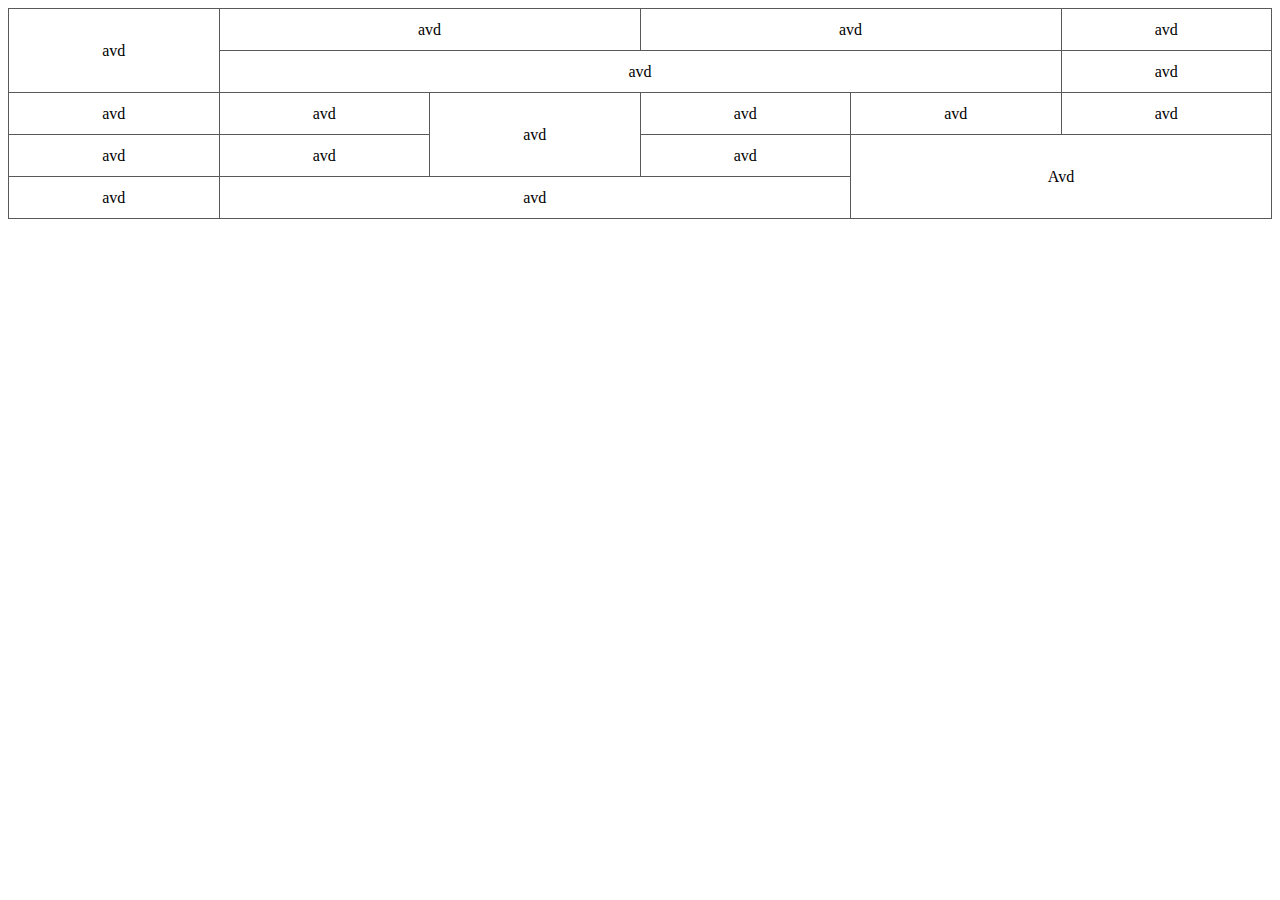
<file: Laba 2/index.html>
<!DOCTYPE html>
<html>
<head>
	<meta charset="utf-8">
	<meta name="viewport" content="width=device-width, initial-scale=1">
	<title>Laba 2</title>
	<style>
		table.web{
	width: 100%;
	border-collapse:collapse;
	border-spacing:0;
	height: auto;
	text-align: center;
}
table.web,table.web td, table.web th {
	border: 1px solid #595959;
}
table.web td,table.web th {
	padding: 3px;
	width: 30px;
	height: 35px;
}
table.web th {
	background: #347c99; 
	color: #fff; 
	font-weight: normal;
}
	</style>
</head>
<body>
<table class="web">
	<tbody>
		<tr>
			<td rowspan="2">avd</td>
			<td colspan="2">avd</td>
			<td colspan="2">avd</td>
			<td>avd</td>
		</tr>
		<tr>
			<td colspan="4">avd</td>
			<td>avd</td>
		</tr>
		<tr>
			<td>avd</td>
			<td>avd</td>
			<td rowspan="2">avd</td>
			<td>avd</td>
			<td>avd</td>
			<td>avd</td>
		</tr>
		<tr>
			<td rowspan="2">avd</td>
			<td>avd</td>
			<td>avd</td>
			<td colspan="2" rowspan="3">Avd</td>
		</tr>
		<tr>
			<td colspan="3" rowspan="2">avd</td>
		</tr>
		<tr>
			<td>avd</td>
		</tr>
	</tbody>
</table>
</body>
</html>
</file>
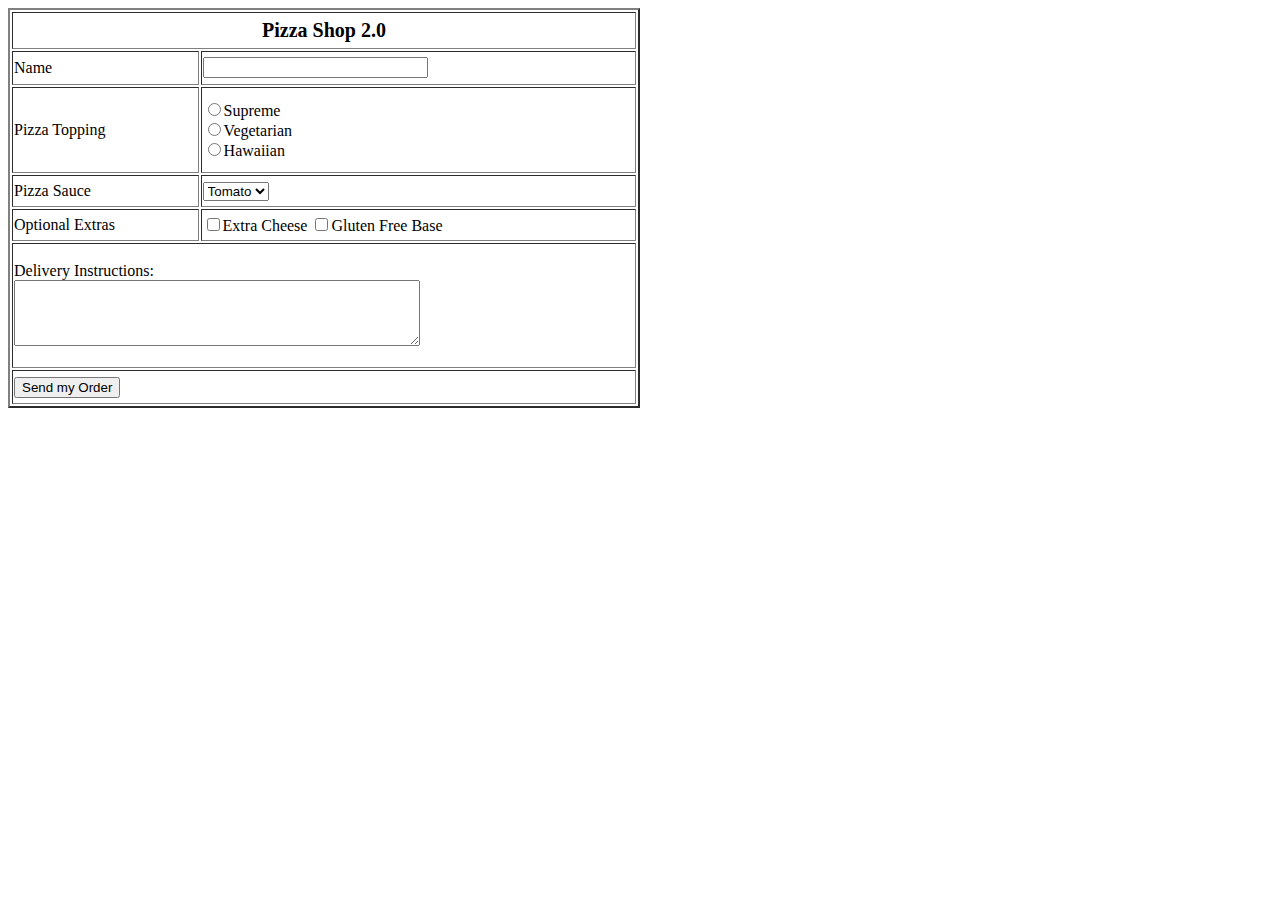
<file: Laba 3/index.html>
<!DOCTYPE html>
<html>
<head>
<title>Table Practice</title>
</head>
<body>
<style>
  table{
  	height:400px;
  }
  .head{
  	font-weight:bold; 
  	text-align:center; 
  	font-size:20px
  }
  .zona{
  	height:60px; 
  	width:400px
  }
 
</style>
<table border="2px solid black" width="50%">
  <tr>
    <td class="head" colspan="2">Pizza Shop 2.0</td>
  </tr>
   <tr>
    <td width="30%">Name</td>
    <td width="70%"><input type="textbox" name="name" size="25"></td>
  </tr>
  <tr>
    <td width="30%">Pizza Topping</td>
    <td width="70%"><input type="radio" name="name" size="25">Supreme</input><br />
  <input type="radio" name="name" size="25">Vegetarian</input><br />
  <input type="radio" name="name" size="25">Hawaiian</input><br />
  </tr>
   <tr>
    <td width="30%">Pizza Sauce</td>
    <td width="70%"><select>
    	<option selected>Tomato</option>
     <option>Fish</option>
     <option>Meat</option>
    </td>
  </tr>
 <tr>
    <td width="30%">Optional Extras</td>
    <td width="70%"><input type="checkbox" name="chesse">Extra Cheese</input>
<input type="checkbox" name="gluten" size="25">Gluten Free Base</input></td></tr>
<tr>
    <td colspan="2">Delivery Instructions:<br /><textarea class="zona"></textarea></td>
  </tr>
<tr><td colspan="2"><input type="button" value="Send my Order"></td></tr>
</table>
<html>
</file>
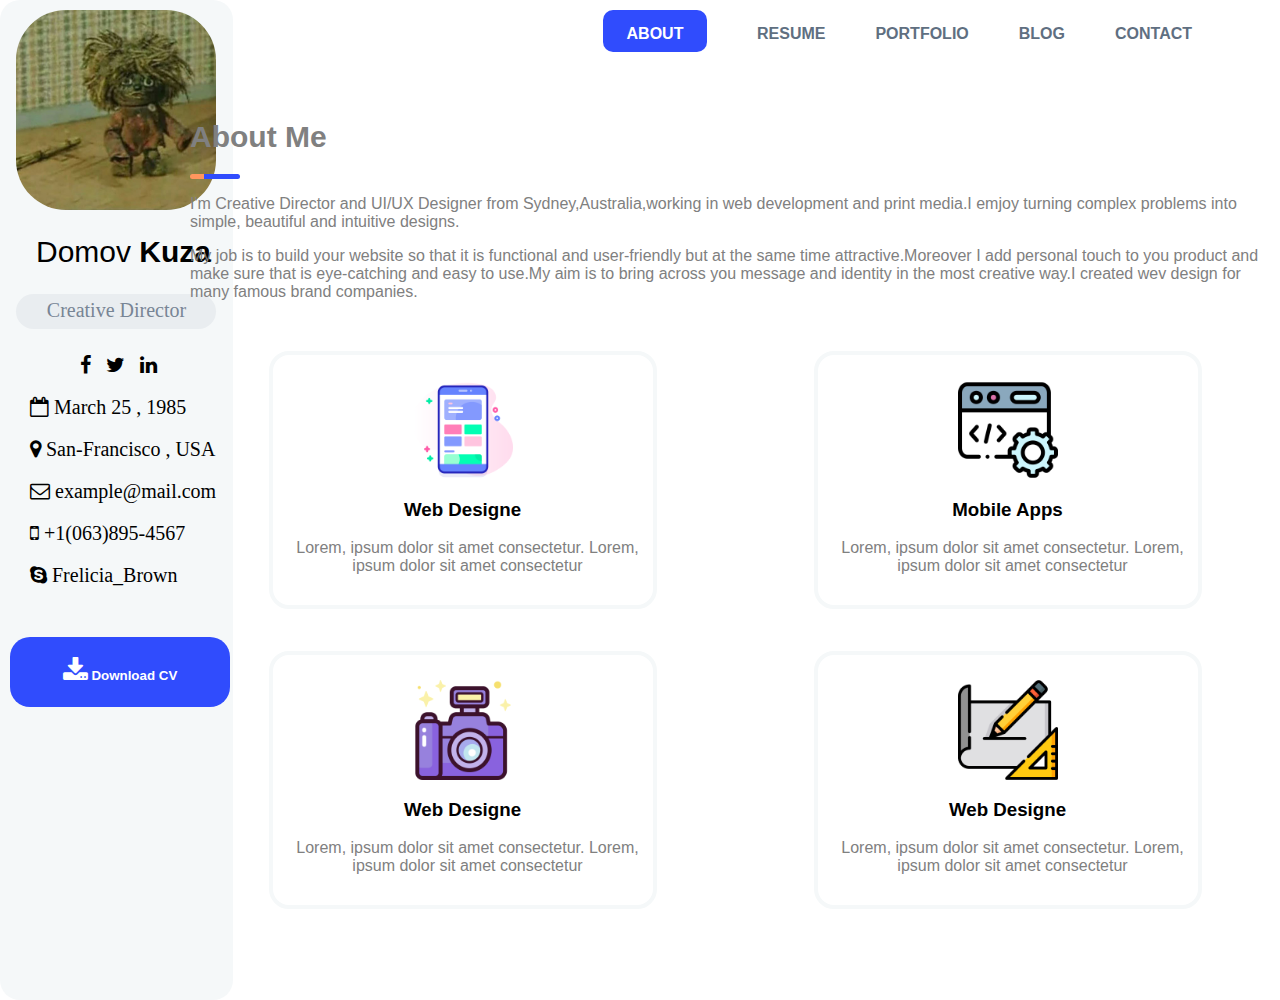
<file: Laba 5/index.html>
<!DOCTYPE html>
<html>
<head>
	<meta charset="utf-8">
	<meta name="viewport" content="width=device-width, initial-scale=1">
	<title>Laba 5</title>
	<link rel="stylesheet" type="text/css" href="css/style.css">
	<link rel="stylesheet" href="css/font-awesome.min.css">
</head>
<body>
<section class="all">
<header>
	<nav>
	<div class="about">ABOUT</div>
	<div class="resume">RESUME</div>
	<div class="portfo">PORTFOLIO</div>
	<div class="blog">BLOG</div>
	<div class="contact">CONTACT</div>
	</nav>
</header>
  </section>
  <article class="main">
  	<h1 class="abot">About Me</h1>
  	<div class="line"></div>
  	<p>I'm Creative Director and UI/UX Designer from Sydney,Australia,working in web development and print media.I emjoy turning complex problems into simple, beautiful and intuitive designs.</p>
  	<p>My job is to build your website so that it is functional and user-friendly but at the same time attractive.Moreover I add personal touch to you product and make sure that is eye-catching and easy to use.My aim is to bring across you message and identity in the most creative way.I created wev design for many famous brand companies.</p>

  </article>

  <article class="block">
   <!-- <div class="col-second"> -->
    <!-- <div class="property"> -->
    <div class="two">
      <img class="fourblock" src="img/user-interface.png">
      <h3>Web Designe</h3>
      <p class="text">Lorem, ipsum dolor sit amet consectetur.
      Lorem, ipsum dolor sit amet consectetur</p>
    </div>

    <div class="three">
      <img class="fourblock" src="img/camera.png">
      <h3>Web Designe</h3>
      <p class="text">Lorem, ipsum dolor sit amet consectetur.
      Lorem, ipsum dolor sit amet consectetur</p>
    </div>
  <!-- </div> -->
   <!-- div class="property"> -->
    <div class="four">
    	<img class="fourblock" src="img/coding.png">
      <h3>Mobile Apps</h3>
      <p class="text">Lorem, ipsum dolor sit amet consectetur.
      Lorem, ipsum dolor sit amet consectetur</p>
    </div>

    <div class="five">
      <img class="fourblock" src="img/sketch.png">
      <h3>Web Designe</h3>
      <p class="text">Lorem, ipsum dolor sit amet consectetur.
      Lorem, ipsum dolor sit amet consectetur</p>
    </div>
    <!-- </div> -->
  </article>
<aside>
<img class="ava" src="img/1.jpg">
<h2 class="name">Domov <b>Kuza</b></h2>
<div class="creative">Creative Director</div>
<div class="subtitle">
  <i class="fa fa-facebook" aria-hidden="true"></i>
  <i class="fa fa-twitter" aria-hidden="true"></i>
  <i class="fa fa-linkedin" aria-hidden="true"></i>
</div>
<i class="fa fa-calendar-o" aria-hidden="true">  March 25 , 1985</i>
<i class="fa fa-map-marker" aria-hidden="true">  San-Francisco , USA</i>
<i class="fa fa-envelope-o" aria-hidden="true">  example@mail.com</i>
<i class="fa fa-mobile" aria-hidden="true">  +1(063)895-4567</i>
<i class="fa fa-skype" aria-hidden="true">  Frelicia_Brown</i>
<button class="cv"><i class="fa fa-download fa-2x" aria-hidden="true"></i>	Download CV</button>		
</aside>
</body>
</html>
</file>
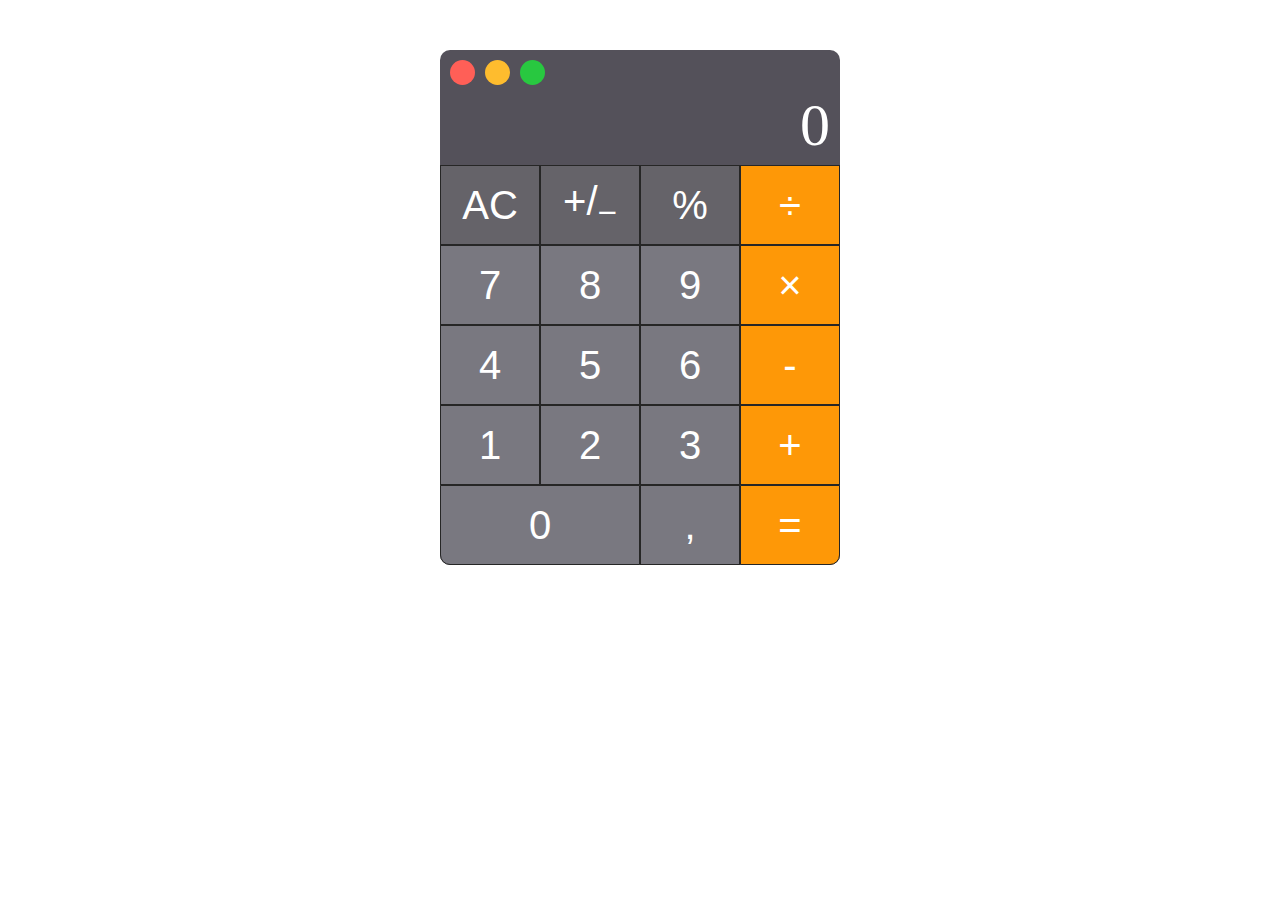
<file: Laba Bonus Grid/index.html>
<!DOCTYPE html>
<html lang="en">
<head>
    <meta charset="UTF-8">
    <link rel="stylesheet" href="style.css">
    <title>Calculator</title>
</head>

<body>

<div class="calculator">

    <div class="circles">
        <div class="circle red"></div>
        <div class="circle yellow"></div>
        <div class="circle green"></div>
    </div>

    <div class="calculator-display">0</div>

    <div class="digit-keys">
        <button class="button black">AC</button>
        <button class="button black">+/<sub>−</sub></button>
        <button class="button black">%</button>
        <button class="button orange">÷</button>
        <button class="button">7</button>
        <button class="button">8</button>
        <button class="button">9</button>
        <button class="button orange">×</button>
        <button class="button">4</button>
        <button class="button">5</button>
        <button class="button">6</button>
        <button class="button orange">-</button>
        <button class="button">1</button>
        <button class="button">2</button>
        <button class="button">3</button>
        <button class="button orange">+</button>
        <button class="button zero">0</button>
        <button class="button">,</button>
        <button class="button orange last">=</button>
    </div>

</div>

</body>

</html>
</file>
<file: Laba 5/css/style.css>
body{
	margin: 0;
   padding:0;
   display: flex;
   flex-direction: row-reverse;
}


h1,h2,h3,h4,h5,h6 {
	font-family: Arial;
}
h1{
	font-weight: bold;
	color: gray;

}

h3{
	text-align: center;
}

p{
	font-family: Arial;
	font-weight: normal;
	color: gray;
	padding-left: 10px;

}

.text {
	text-align: center;
}
.all{
   /*background-color: #eee;*/
   height: 100px;
   width: 1100px;
   margin-right: 1px;
   display: flex;
   
   

}

nav{
	height: 80px;
 	display: flex;
  	margin: 0 -5px;
  	padding-left: 350px;
  	padding-top: 10px;



}
.about{
	font-family: Arial;
	font-size: normal;
	font-weight: bold;
	color: white;
	width: 100px;
	height: 22px;
	background-color: #304cfd;
	border-radius: 10px;
	text-align: center;
	padding-top: 15px;
	padding-bottom: 5px;
	padding-right: 2px;
	padding-left: 2px;
	flex: 1 1 auto;
   margin: 0 25px;
}
.resume, .portfo , .blog , .contact {
	font-family: Arial;
	font-size: normal;
	font-weight: bold;
	color: #5f6f81;
	flex: 1 1 auto;
   margin: 0 25px;
   padding-top: 15px;


}

.main{
  /*background-color: red;*/
  display: block;
  position: absolute;
  height: 200px;
  width: 1100px;
  top: 100px;
 
}

.abot{
	padding-left: 10px;
	font-size: 30px;

}

.line{
  margin-left: 10px;
  width: 50px;
  background: rgb(255,150,94);
  background: linear-gradient(90deg, rgba(255,150,94,1) 27%, rgba(48,76,253,1) 27%); 
  height: 5px;
  border-radius: 10px;
}

/*.block{
	display: block;
	position: absolute;
	background-color: gray;
	height: 500px;
	width: 1100px;
	top: 320px;
}*/

.block{
	  display: flex;
	  position: absolute;
	  top: 320px;
	  height: 600px;
	  width: 1090px;
    flex-wrap:wrap;
    flex-direction: column;
    justify-content: space-around;
}


/*.col-second {
  width: 50%;
  display: flex;
  flex-direction: row;
  flex-wrap: wrap;
  justify-content: space-between;
}*/

.two,
.three,
.four,
.five {
	margin-top: 20px;
	margin-left: auto;
	margin-right: auto;
  border-radius: 20px;
  width: 380px;
  height: 250px;
  border: 4px solid #f5f8f9;

}

.fourblock{
	width: 100px;
	height: 100px;
	display: block;
	margin-left: auto;
	margin-right: auto;
	margin-top: 25px;
}

aside{
	display: flex
	margin-top: 1px;
	background-color: #f5f8f9;
	border-radius: 20px;
   font-size: 20px;
   height: 1000px;
   width: 245px;
}

.ava{
	display: block;
	width: 200px;
	height: 200px;
	margin: 0 auto;
	margin-top: 10px;
	border-radius: 50px;
}

.name{
	font-family: "Trebuchet MS", Helvetica, sans-serif;
	font-weight: normal;
	margin-left: 36px;
}

.creative{
	display: block;
	background-color: #e9edf0;
	color: #788595;
	text-align: center;
	height: 30px;
	width: 200px;
	border-radius: 20px;
	margin: 0 auto;
	padding-top: 5px;
}

.subtitle{
	display: block;
	margin-left: 80px;
	margin-top: 25px;
}

.fa-facebook,
.fa-twitter,
.fa-linkedin{
	padding-right: 10px;
}

.fa-calendar-o,
.fa-map-marker,
.fa-envelope-o,
.fa-mobile,
.fa-skype{
	padding-top: 20px;
	margin-left: 30px;

}

.cv{
	display: block;
	font-family: Arial;
	font-size: normal;
	font-weight: bold;
	color: white;
	width: 220px;
	height: 70px;
	background-color: #304cfd;
	border-radius: 20px;
	text-align: center;
	border: none;
	margin-top: 50px;
	margin-left: 10px;

}
</file>
<file: Laba Bonus Grid/style.css>
body {
    margin: 0;
    line-height: 1;
    color: white;
}

.calculator {
    width: 400px;
    margin: 50px auto;
    border-radius: 10px;
    background-color: #54515a;
}

.circles {
    padding-top: 10px;
    padding-left: 10px;
    display: grid;
    grid-template-columns: repeat(4, 25px);
    grid-template-rows: 25px;
    grid-gap: 10px;
}

.circle {
    border-radius: 50%;
    cursor: pointer;
}

.red {
    background-color: #ff5f57;
}

.yellow {
    background-color: #febc2e;
}

.green {
    background-color: #28c840;
}

.calculator-display {
    padding: 10px;
    text-align: right;
    font-size: 60px;
}

.digit-keys {
    display: grid;
    grid-template-columns: repeat(4, 100px);
    grid-template-rows: repeat(5, 80px);
}

.button {
    font-size: 40px;
    color: inherit;
    background-color: #797880;
    cursor: pointer;
    border: 1px solid #262626;
}

.black {
    background-color: #656369;
}

.orange {
    background-color: #fe9807;
}

.last {
    border-bottom-right-radius: 10px;
}

.zero {
    grid-column-start: 1;
    grid-column-end: 3;
    border-bottom-left-radius: 10px;
}
</file>
